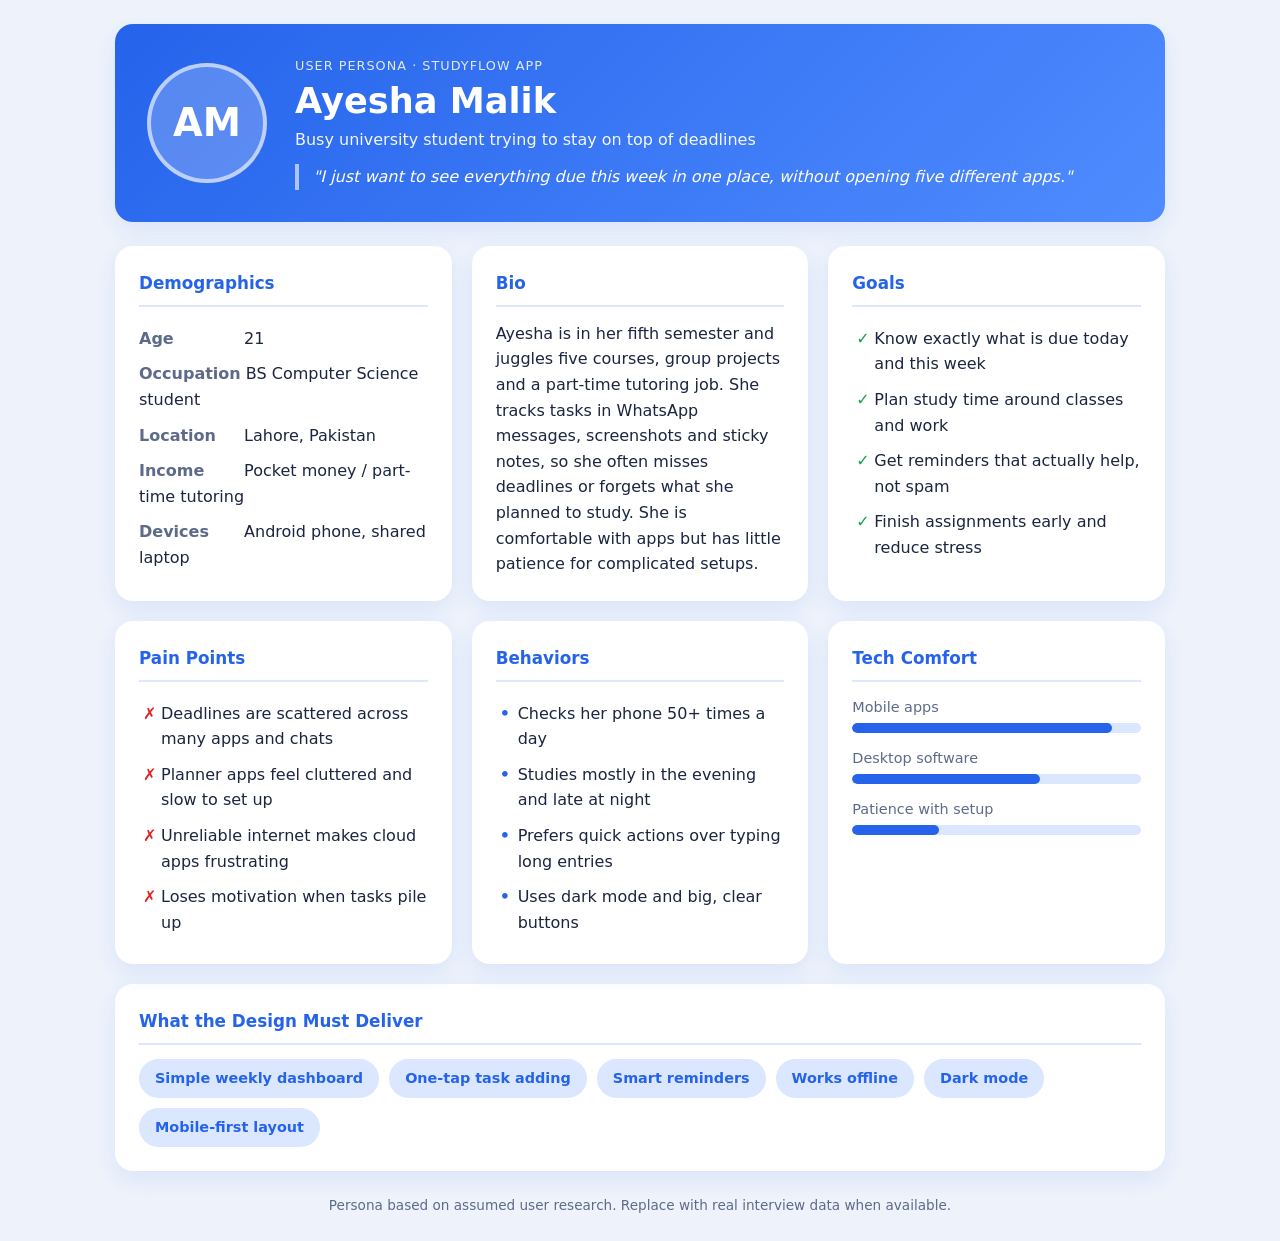
<file: index.html>
<!DOCTYPE html>
<html lang="en">
<head>
  <meta charset="UTF-8">
  <meta name="viewport" content="width=device-width, initial-scale=1.0">
  <title>User Persona - Ayesha Malik</title>
  <link rel="stylesheet" href="style.css">
</head>
<body>
  <main class="persona">

    <header class="hero">
      <div class="avatar" aria-hidden="true">AM</div>
      <div class="hero-text">
        <p class="eyebrow">User Persona &middot; StudyFlow App</p>
        <h1>Ayesha Malik</h1>
        <p class="tagline">Busy university student trying to stay on top of deadlines</p>
        <blockquote>"I just want to see everything due this week in one place, without opening five different apps."</blockquote>
      </div>
    </header>

    <section class="grid">

      <article class="card">
        <h2>Demographics</h2>
        <ul class="facts">
          <li><span>Age</span> 21</li>
          <li><span>Occupation</span> BS Computer Science student</li>
          <li><span>Location</span> Lahore, Pakistan</li>
          <li><span>Income</span> Pocket money / part-time tutoring</li>
          <li><span>Devices</span> Android phone, shared laptop</li>
        </ul>
      </article>

      <article class="card">
        <h2>Bio</h2>
        <p>Ayesha is in her fifth semester and juggles five courses, group projects and a part-time tutoring job. She tracks tasks in WhatsApp messages, screenshots and sticky notes, so she often misses deadlines or forgets what she planned to study. She is comfortable with apps but has little patience for complicated setups.</p>
      </article>

      <article class="card">
        <h2>Goals</h2>
        <ul class="list good">
          <li>Know exactly what is due today and this week</li>
          <li>Plan study time around classes and work</li>
          <li>Get reminders that actually help, not spam</li>
          <li>Finish assignments early and reduce stress</li>
        </ul>
      </article>

      <article class="card">
        <h2>Pain Points</h2>
        <ul class="list bad">
          <li>Deadlines are scattered across many apps and chats</li>
          <li>Planner apps feel cluttered and slow to set up</li>
          <li>Unreliable internet makes cloud apps frustrating</li>
          <li>Loses motivation when tasks pile up</li>
        </ul>
      </article>

      <article class="card">
        <h2>Behaviors</h2>
        <ul class="list">
          <li>Checks her phone 50+ times a day</li>
          <li>Studies mostly in the evening and late at night</li>
          <li>Prefers quick actions over typing long entries</li>
          <li>Uses dark mode and big, clear buttons</li>
        </ul>
      </article>

      <article class="card">
        <h2>Tech Comfort</h2>
        <div class="bars">
          <div class="bar"><label>Mobile apps</label><div class="track"><div class="fill" style="width:90%"></div></div></div>
          <div class="bar"><label>Desktop software</label><div class="track"><div class="fill" style="width:65%"></div></div></div>
          <div class="bar"><label>Patience with setup</label><div class="track"><div class="fill" style="width:30%"></div></div></div>
        </div>
      </article>

    </section>

    <section class="card needs">
      <h2>What the Design Must Deliver</h2>
      <div class="chips">
        <span>Simple weekly dashboard</span>
        <span>One-tap task adding</span>
        <span>Smart reminders</span>
        <span>Works offline</span>
        <span>Dark mode</span>
        <span>Mobile-first layout</span>
      </div>
    </section>

    <footer>Persona based on assumed user research. Replace with real interview data when available.</footer>
  </main>
</body>
</html>
</file>
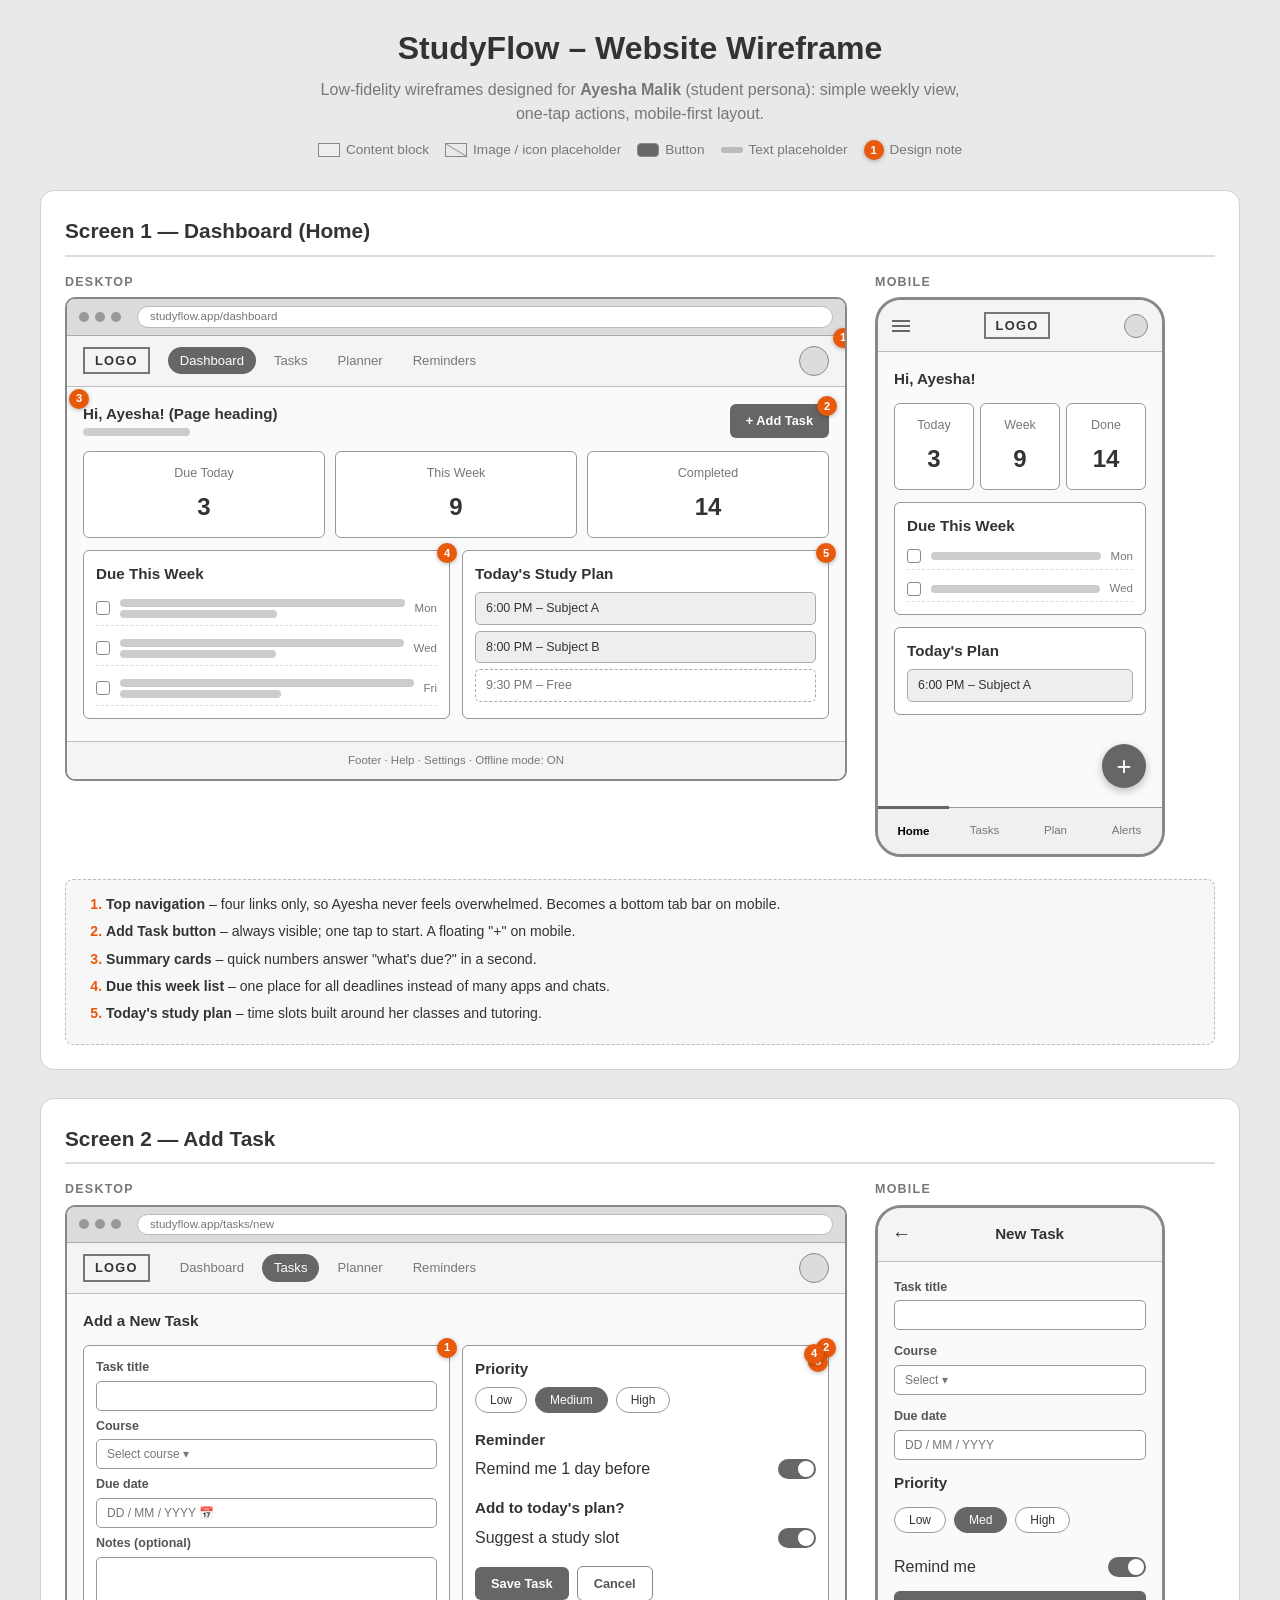
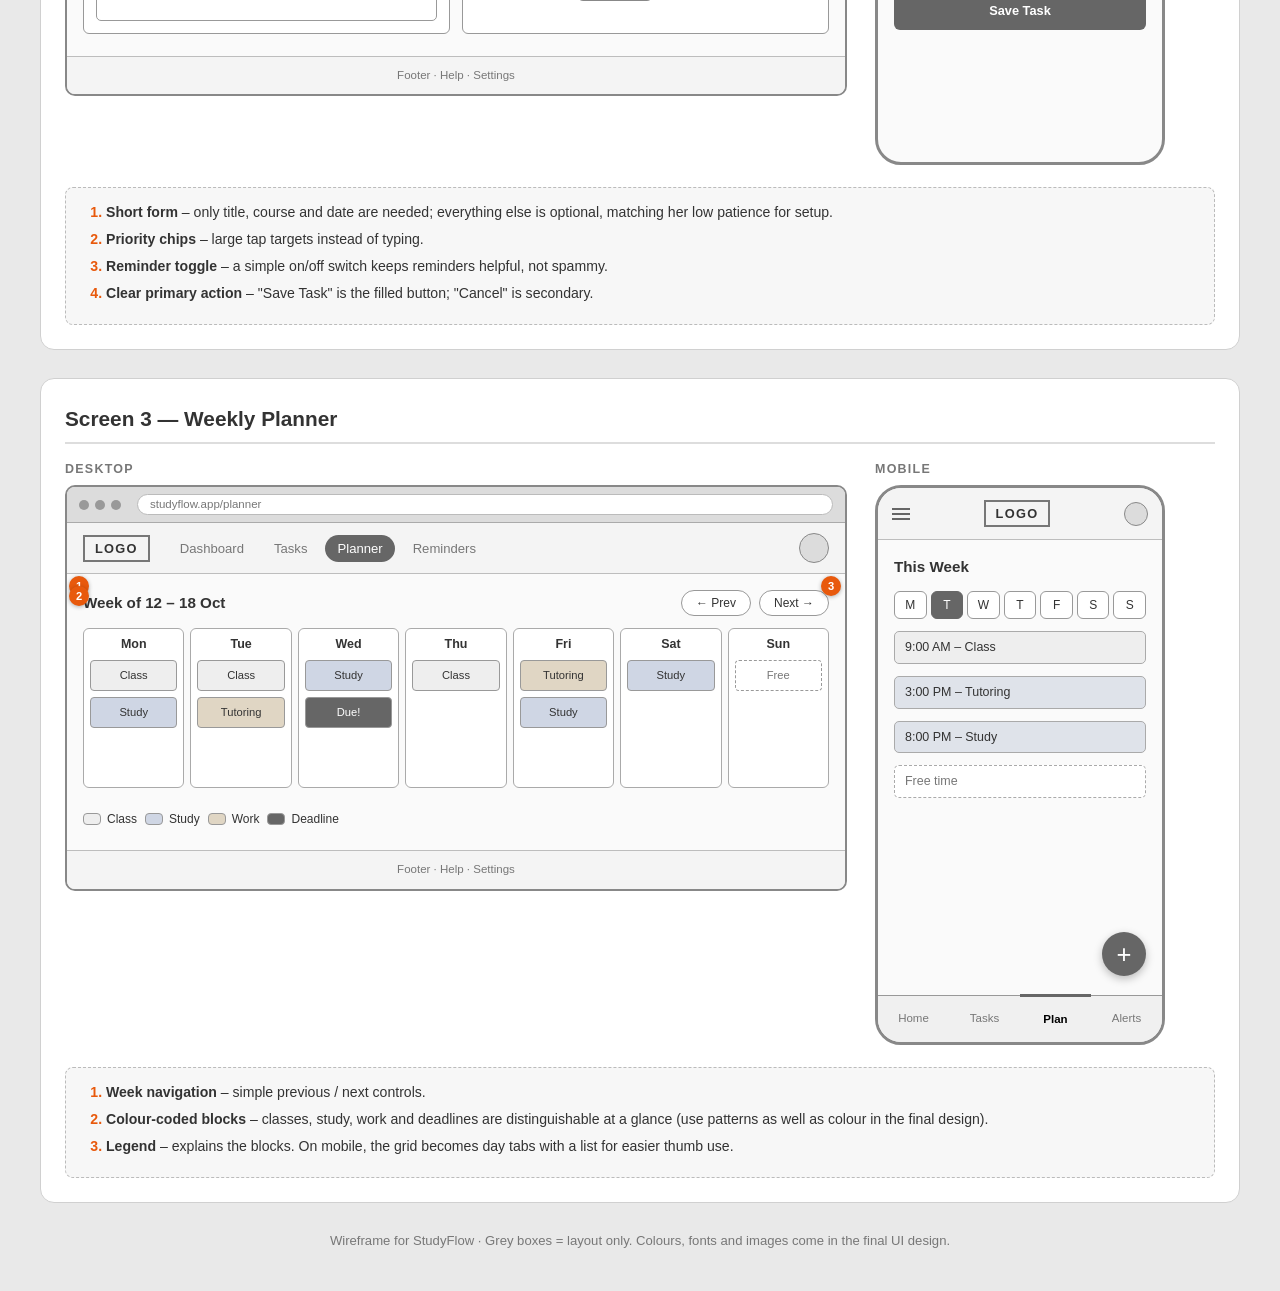
<file: wireframe.html>
<!DOCTYPE html>
<html lang="en">
<head>
  <meta charset="UTF-8">
  <meta name="viewport" content="width=device-width, initial-scale=1.0">
  <title>StudyFlow - Website Wireframe</title>
  <link rel="stylesheet" href="wireframe.css">
</head>
<body>
<main class="wrap">

  <header class="title">
    <h1>StudyFlow &ndash; Website Wireframe</h1>
    <p>Low-fidelity wireframes designed for <b>Ayesha Malik</b> (student persona): simple weekly view, one-tap actions, mobile-first layout.</p>
    <div class="legend">
      <span><i class="k k-box"></i> Content block</span>
      <span><i class="k k-img"></i> Image / icon placeholder</span>
      <span><i class="k k-btn"></i> Button</span>
      <span><i class="k k-line"></i> Text placeholder</span>
      <span><i class="pin">1</i> Design note</span>
    </div>
  </header>

  <!-- ================= SCREEN 1 ================= -->
  <section class="screen">
    <h2>Screen 1 &mdash; Dashboard (Home)</h2>
    <div class="pair">

      <!-- Desktop -->
      <div>
        <p class="label">Desktop</p>
        <div class="frame desktop">
          <div class="browser"><span></span><span></span><span></span><em>studyflow.app/dashboard</em></div>
          <nav class="nav">
            <div class="logo">LOGO</div>
            <ul><li class="on">Dashboard</li><li>Tasks</li><li>Planner</li><li>Reminders</li></ul>
            <div class="avatar"></div>
            <i class="pin p-tr">1</i>
          </nav>
          <div class="content">
            <div class="row between">
              <div><div class="h">Hi, Ayesha! (Page heading)</div><div class="line s"></div></div>
              <div class="btn">+ Add Task <i class="pin p-tr">2</i></div>
            </div>
            <div class="cols3">
              <div class="box stat">Due Today<b>3</b></div>
              <div class="box stat">This Week<b>9</b></div>
              <div class="box stat">Completed<b>14</b></div>
            </div>
            <i class="pin p-l">3</i>
            <div class="cols2">
              <div class="box">
                <div class="h">Due This Week</div>
                <div class="item"><i class="chk"></i><div class="grow"><div class="line"></div><div class="line s"></div></div><small>Mon</small></div>
                <div class="item"><i class="chk"></i><div class="grow"><div class="line"></div><div class="line s"></div></div><small>Wed</small></div>
                <div class="item"><i class="chk"></i><div class="grow"><div class="line"></div><div class="line s"></div></div><small>Fri</small></div>
                <i class="pin p-tr">4</i>
              </div>
              <div class="box">
                <div class="h">Today's Study Plan</div>
                <div class="slot">6:00 PM &ndash; Subject A</div>
                <div class="slot">8:00 PM &ndash; Subject B</div>
                <div class="slot dim">9:30 PM &ndash; Free</div>
                <i class="pin p-tr">5</i>
              </div>
            </div>
          </div>
          <footer class="foot">Footer &middot; Help &middot; Settings &middot; Offline mode: ON</footer>
        </div>
      </div>

      <!-- Mobile -->
      <div>
        <p class="label">Mobile</p>
        <div class="frame mobile">
          <div class="topbar"><div class="burger"><span></span><span></span><span></span></div><div class="logo">LOGO</div><div class="avatar sm"></div></div>
          <div class="content">
            <div class="h">Hi, Ayesha!</div>
            <div class="cols3 tight">
              <div class="box stat">Today<b>3</b></div>
              <div class="box stat">Week<b>9</b></div>
              <div class="box stat">Done<b>14</b></div>
            </div>
            <div class="box">
              <div class="h">Due This Week</div>
              <div class="item"><i class="chk"></i><div class="grow"><div class="line"></div></div><small>Mon</small></div>
              <div class="item"><i class="chk"></i><div class="grow"><div class="line"></div></div><small>Wed</small></div>
            </div>
            <div class="box">
              <div class="h">Today's Plan</div>
              <div class="slot">6:00 PM &ndash; Subject A</div>
            </div>
          </div>
          <div class="fab">+</div>
          <div class="tabbar"><span class="on">Home</span><span>Tasks</span><span>Plan</span><span>Alerts</span></div>
        </div>
      </div>
    </div>

    <ol class="notes">
      <li><b>Top navigation</b> &ndash; four links only, so Ayesha never feels overwhelmed. Becomes a bottom tab bar on mobile.</li>
      <li><b>Add Task button</b> &ndash; always visible; one tap to start. A floating "+" on mobile.</li>
      <li><b>Summary cards</b> &ndash; quick numbers answer "what's due?" in a second.</li>
      <li><b>Due this week list</b> &ndash; one place for all deadlines instead of many apps and chats.</li>
      <li><b>Today's study plan</b> &ndash; time slots built around her classes and tutoring.</li>
    </ol>
  </section>

  <!-- ================= SCREEN 2 ================= -->
  <section class="screen">
    <h2>Screen 2 &mdash; Add Task</h2>
    <div class="pair">

      <div>
        <p class="label">Desktop</p>
        <div class="frame desktop">
          <div class="browser"><span></span><span></span><span></span><em>studyflow.app/tasks/new</em></div>
          <nav class="nav">
            <div class="logo">LOGO</div>
            <ul><li>Dashboard</li><li class="on">Tasks</li><li>Planner</li><li>Reminders</li></ul>
            <div class="avatar"></div>
          </nav>
          <div class="content">
            <div class="h">Add a New Task</div>
            <div class="cols2">
              <div class="box">
                <label class="fld">Task title<div class="input"></div></label>
                <i class="pin p-tr">1</i>
                <label class="fld">Course<div class="input sel">Select course &#9662;</div></label>
                <label class="fld">Due date<div class="input">DD / MM / YYYY &#128197;</div></label>
                <label class="fld">Notes (optional)<div class="input tall"></div></label>
              </div>
              <div class="box">
                <div class="h">Priority</div>
                <div class="row gap"><span class="chip">Low</span><span class="chip on">Medium</span><span class="chip">High</span></div>
                <i class="pin p-tr">2</i>
                <div class="h mt">Reminder</div>
                <div class="row between"><span>Remind me 1 day before</span><span class="toggle"><b></b></span></div>
                <i class="pin p-r2">3</i>
                <div class="h mt">Add to today's plan?</div>
                <div class="row between"><span>Suggest a study slot</span><span class="toggle"><b></b></span></div>
                <div class="row gap mt"><div class="btn">Save Task</div><div class="btn ghost">Cancel</div></div>
                <i class="pin p-r3">4</i>
              </div>
            </div>
          </div>
          <footer class="foot">Footer &middot; Help &middot; Settings</footer>
        </div>
      </div>

      <div>
        <p class="label">Mobile</p>
        <div class="frame mobile">
          <div class="topbar"><div class="back">&larr;</div><div class="h">New Task</div><span></span></div>
          <div class="content">
            <label class="fld">Task title<div class="input"></div></label>
            <label class="fld">Course<div class="input sel">Select &#9662;</div></label>
            <label class="fld">Due date<div class="input">DD / MM / YYYY</div></label>
            <div class="h">Priority</div>
            <div class="row gap"><span class="chip">Low</span><span class="chip on">Med</span><span class="chip">High</span></div>
            <div class="row between mt"><span>Remind me</span><span class="toggle"><b></b></span></div>
            <div class="btn full">Save Task</div>
          </div>
        </div>
      </div>
    </div>

    <ol class="notes">
      <li><b>Short form</b> &ndash; only title, course and date are needed; everything else is optional, matching her low patience for setup.</li>
      <li><b>Priority chips</b> &ndash; large tap targets instead of typing.</li>
      <li><b>Reminder toggle</b> &ndash; a simple on/off switch keeps reminders helpful, not spammy.</li>
      <li><b>Clear primary action</b> &ndash; "Save Task" is the filled button; "Cancel" is secondary.</li>
    </ol>
  </section>

  <!-- ================= SCREEN 3 ================= -->
  <section class="screen">
    <h2>Screen 3 &mdash; Weekly Planner</h2>
    <div class="pair">

      <div>
        <p class="label">Desktop</p>
        <div class="frame desktop">
          <div class="browser"><span></span><span></span><span></span><em>studyflow.app/planner</em></div>
          <nav class="nav">
            <div class="logo">LOGO</div>
            <ul><li>Dashboard</li><li>Tasks</li><li class="on">Planner</li><li>Reminders</li></ul>
            <div class="avatar"></div>
          </nav>
          <div class="content">
            <div class="row between">
              <div class="h">Week of 12 &ndash; 18 Oct</div>
              <div class="row gap"><span class="chip">&larr; Prev</span><span class="chip">Next &rarr;</span></div>
            </div>
            <i class="pin p-l">1</i>
            <div class="week">
              <div class="day"><b>Mon</b><div class="blk">Class</div><div class="blk study">Study</div></div>
              <div class="day"><b>Tue</b><div class="blk">Class</div><div class="blk work">Tutoring</div></div>
              <div class="day"><b>Wed</b><div class="blk study">Study</div><div class="blk due">Due!</div></div>
              <div class="day"><b>Thu</b><div class="blk">Class</div></div>
              <div class="day"><b>Fri</b><div class="blk work">Tutoring</div><div class="blk study">Study</div></div>
              <div class="day"><b>Sat</b><div class="blk study">Study</div></div>
              <div class="day"><b>Sun</b><div class="blk free">Free</div></div>
            </div>
            <i class="pin p-l2">2</i>
            <div class="row gap mt">
              <span class="key"><i class="blk"></i>Class</span>
              <span class="key"><i class="blk study"></i>Study</span>
              <span class="key"><i class="blk work"></i>Work</span>
              <span class="key"><i class="blk due"></i>Deadline</span>
            </div>
            <i class="pin p-r3">3</i>
          </div>
          <footer class="foot">Footer &middot; Help &middot; Settings</footer>
        </div>
      </div>

      <div>
        <p class="label">Mobile</p>
        <div class="frame mobile">
          <div class="topbar"><div class="burger"><span></span><span></span><span></span></div><div class="logo">LOGO</div><div class="avatar sm"></div></div>
          <div class="content">
            <div class="h">This Week</div>
            <div class="daytabs"><span>M</span><span class="on">T</span><span>W</span><span>T</span><span>F</span><span>S</span><span>S</span></div>
            <div class="slot">9:00 AM &ndash; Class</div>
            <div class="slot study">3:00 PM &ndash; Tutoring</div>
            <div class="slot study">8:00 PM &ndash; Study</div>
            <div class="slot dim">Free time</div>
          </div>
          <div class="fab">+</div>
          <div class="tabbar"><span>Home</span><span>Tasks</span><span class="on">Plan</span><span>Alerts</span></div>
        </div>
      </div>
    </div>

    <ol class="notes">
      <li><b>Week navigation</b> &ndash; simple previous / next controls.</li>
      <li><b>Colour-coded blocks</b> &ndash; classes, study, work and deadlines are distinguishable at a glance (use patterns as well as colour in the final design).</li>
      <li><b>Legend</b> &ndash; explains the blocks. On mobile, the grid becomes day tabs with a list for easier thumb use.</li>
    </ol>
  </section>

  <footer class="end">Wireframe for StudyFlow &middot; Grey boxes = layout only. Colours, fonts and images come in the final UI design.</footer>
</main>
</body>
</html>
</file>
<file: style.css>
:root {
  --bg: #eef3fb;
  --card: #ffffff;
  --text: #1c2540;
  --muted: #5d6a8a;
  --primary: #2563eb;
  --primary-soft: #dbe7ff;
  --good: #16a34a;
  --bad: #dc2626;
  --radius: 18px;
  --shadow: 0 8px 24px rgba(37, 99, 235, 0.10);
}

* { box-sizing: border-box; margin: 0; padding: 0; }

body {
  font-family: "Inter", "Segoe UI", system-ui, sans-serif;
  background: var(--bg);
  color: var(--text);
  line-height: 1.6;
  padding: 24px 16px;
}

.persona { max-width: 1050px; margin: 0 auto; }

/* Hero */
.hero {
  display: flex;
  gap: 28px;
  align-items: center;
  background: linear-gradient(135deg, #2563eb, #4f8cff);
  color: #fff;
  padding: 32px;
  border-radius: var(--radius);
  box-shadow: var(--shadow);
  margin-bottom: 24px;
}

.avatar {
  flex-shrink: 0;
  width: 120px;
  height: 120px;
  border-radius: 50%;
  background: rgba(255, 255, 255, 0.22);
  border: 4px solid rgba(255, 255, 255, 0.6);
  display: grid;
  place-items: center;
  font-size: 2.4rem;
  font-weight: 700;
}

.eyebrow {
  font-size: 0.8rem;
  letter-spacing: 0.08em;
  text-transform: uppercase;
  opacity: 0.85;
}

.hero h1 { font-size: 2.2rem; line-height: 1.2; margin: 4px 0; }
.tagline { opacity: 0.95; margin-bottom: 12px; }

blockquote {
  font-style: italic;
  border-left: 4px solid rgba(255, 255, 255, 0.6);
  padding-left: 14px;
}

/* Cards */
.grid {
  display: grid;
  grid-template-columns: repeat(auto-fit, minmax(290px, 1fr));
  gap: 20px;
  margin-bottom: 20px;
}

.card {
  background: var(--card);
  padding: 24px;
  border-radius: var(--radius);
  box-shadow: var(--shadow);
  transition: transform 0.2s ease;
}

.card:hover { transform: translateY(-3px); }

.card h2 {
  font-size: 1.05rem;
  color: var(--primary);
  margin-bottom: 14px;
  padding-bottom: 8px;
  border-bottom: 2px solid var(--primary-soft);
}

.facts { list-style: none; }
.facts li { padding: 5px 0; }
.facts span { font-weight: 600; display: inline-block; min-width: 100px; color: var(--muted); }

.list { padding-left: 0; list-style: none; }
.list li { position: relative; padding: 5px 0 5px 22px; }
.list li::before { content: "\2022"; position: absolute; left: 4px; color: var(--primary); font-weight: bold; }
.list.good li::before { content: "\2713"; color: var(--good); }
.list.bad li::before { content: "\2717"; color: var(--bad); }

/* Skill bars */
.bar { margin-bottom: 14px; }
.bar label { font-size: 0.9rem; color: var(--muted); display: block; margin-bottom: 4px; }
.track { background: var(--primary-soft); height: 10px; border-radius: 99px; overflow: hidden; }
.fill { height: 100%; background: var(--primary); border-radius: 99px; }

/* Needs */
.chips { display: flex; flex-wrap: wrap; gap: 10px; }
.chips span {
  background: var(--primary-soft);
  color: var(--primary);
  padding: 8px 16px;
  border-radius: 99px;
  font-weight: 600;
  font-size: 0.9rem;
}

footer {
  text-align: center;
  color: var(--muted);
  font-size: 0.85rem;
  margin-top: 24px;
}

/* Responsive */
@media (max-width: 640px) {
  .hero { flex-direction: column; text-align: center; padding: 24px; }
  blockquote { border-left: none; padding-left: 0; }
  .hero h1 { font-size: 1.8rem; }
}
</file>
<file: wireframe.css>
:root {
  --ink: #333;
  --mid: #777;
  --line: #bdbdbd;
  --fill: #eeeeee;
  --fill2: #dcdcdc;
  --paper: #fafafa;
  --pin: #e8590c;
}

* { box-sizing: border-box; margin: 0; padding: 0; }

body {
  font-family: "Segoe UI", Arial, sans-serif;
  background: #e9e9e9;
  color: var(--ink);
  line-height: 1.5;
  padding: 24px 14px 40px;
}

.wrap { max-width: 1200px; margin: 0 auto; }

/* ---------- Title ---------- */
.title { text-align: center; margin-bottom: 30px; }
.title h1 { font-size: 2rem; }
.title p { color: var(--mid); margin: 6px auto 14px; max-width: 640px; }

.legend { display: flex; flex-wrap: wrap; gap: 16px; justify-content: center; font-size: 0.85rem; color: var(--mid); }
.legend span { display: inline-flex; align-items: center; gap: 6px; }
.k { display: inline-block; width: 22px; height: 14px; border: 1.5px solid #888; background: var(--fill); }
.k-img { background: linear-gradient(to top right, transparent calc(50% - 1px), #999, transparent calc(50% + 1px)); }
.k-btn { background: #666; border-radius: 4px; }
.k-line { height: 6px; border: none; background: #bbb; border-radius: 3px; }

/* ---------- Screen section ---------- */
.screen {
  background: #fff;
  border: 1px solid #d0d0d0;
  border-radius: 14px;
  padding: 24px;
  margin-bottom: 28px;
}
.screen h2 { font-size: 1.3rem; margin-bottom: 16px; padding-bottom: 8px; border-bottom: 2px solid #ddd; }

.pair { display: grid; grid-template-columns: 2.3fr 1fr; gap: 28px; align-items: start; }
.label { font-size: 0.78rem; text-transform: uppercase; letter-spacing: 0.1em; color: var(--mid); margin-bottom: 6px; font-weight: 600; }

/* ---------- Frames ---------- */
.frame {
  position: relative;
  background: var(--paper);
  border: 2px solid #888;
  border-radius: 10px;
  overflow: hidden;
}
.frame.mobile { max-width: 290px; min-height: 560px; border-radius: 26px; border-width: 3px; padding-bottom: 54px; }

.browser { display: flex; align-items: center; gap: 6px; background: var(--fill2); padding: 7px 12px; border-bottom: 1.5px solid #aaa; }
.browser span { width: 10px; height: 10px; border-radius: 50%; background: #999; }
.browser em { margin-left: 10px; flex: 1; background: #fff; border: 1px solid #bbb; border-radius: 12px; padding: 1px 12px; font-size: 0.72rem; color: var(--mid); font-style: normal; }

/* ---------- Nav ---------- */
.nav { position: relative; display: flex; align-items: center; gap: 18px; padding: 10px 16px; border-bottom: 1.5px solid var(--line); background: #f4f4f4; }
.nav ul { display: flex; gap: 6px; list-style: none; flex: 1; }
.nav li { padding: 4px 12px; font-size: 0.82rem; color: var(--mid); border-radius: 14px; }
.nav li.on { background: #666; color: #fff; }

.logo { font-weight: 800; letter-spacing: 0.1em; border: 2px solid #777; padding: 2px 10px; font-size: 0.8rem; }
.avatar { width: 30px; height: 30px; border-radius: 50%; background: var(--fill2); border: 1.5px solid #888; }
.avatar.sm { width: 24px; height: 24px; }

.topbar { position: relative; display: flex; justify-content: space-between; align-items: center; padding: 12px 14px; border-bottom: 1.5px solid var(--line); background: #f4f4f4; }
.burger span { display: block; width: 18px; height: 2px; background: #666; margin: 3px 0; }
.back { font-size: 1.2rem; }

/* ---------- Content ---------- */
.content { position: relative; padding: 16px; display: flex; flex-direction: column; gap: 12px; }
.h { font-weight: 700; font-size: 0.95rem; }
.h.mt, .mt { margin-top: 10px; }

.row { display: flex; align-items: center; }
.row.between { justify-content: space-between; }
.row.gap { gap: 8px; flex-wrap: wrap; }
.grow { flex: 1; }

.cols3 { display: grid; grid-template-columns: repeat(3, 1fr); gap: 10px; }
.cols3.tight { gap: 6px; }
.cols2 { display: grid; grid-template-columns: 1fr 1fr; gap: 12px; }

.box { position: relative; border: 1.5px solid #999; background: #fff; border-radius: 6px; padding: 12px; display: flex; flex-direction: column; gap: 6px; }
.stat { text-align: center; font-size: 0.78rem; color: var(--mid); }
.stat b { display: block; font-size: 1.5rem; color: var(--ink); }

.line { height: 8px; border-radius: 4px; background: #ccc; margin: 3px 0; }
.line.s { width: 55%; }

.item { display: flex; align-items: center; gap: 10px; padding: 4px 0; border-bottom: 1px dashed #ddd; }
.item small { color: var(--mid); font-size: 0.72rem; }
.chk { width: 14px; height: 14px; border: 1.5px solid #888; border-radius: 3px; flex-shrink: 0; }

.slot { border: 1.5px solid #aaa; background: var(--fill); border-radius: 5px; padding: 6px 10px; font-size: 0.78rem; }
.slot.study { background: #dfe3ea; }
.slot.dim { border-style: dashed; color: var(--mid); background: #fff; }

.btn { background: #666; color: #fff; border-radius: 6px; padding: 7px 16px; font-size: 0.8rem; font-weight: 600; position: relative; text-align: center; }
.btn.ghost { background: #fff; color: #555; border: 1.5px solid #888; }
.btn.full { width: 100%; padding: 10px; }

.foot { margin-top: 6px; padding: 10px; text-align: center; font-size: 0.72rem; color: var(--mid); border-top: 1.5px solid var(--line); background: #f4f4f4; }

/* ---------- Forms ---------- */
.fld { display: flex; flex-direction: column; gap: 4px; font-size: 0.78rem; font-weight: 600; color: #555; }
.input { height: 30px; border: 1.5px solid #999; background: #fff; border-radius: 5px; padding: 5px 10px; font-weight: 400; font-size: 0.75rem; color: var(--mid); }
.input.tall { height: 64px; }
.chip { border: 1.5px solid #999; border-radius: 14px; padding: 3px 14px; font-size: 0.75rem; background: #fff; }
.chip.on { background: #666; color: #fff; border-color: #666; }
.toggle { width: 38px; height: 20px; border-radius: 10px; background: #666; position: relative; flex-shrink: 0; }
.toggle b { position: absolute; right: 2px; top: 2px; width: 16px; height: 16px; border-radius: 50%; background: #fff; }

/* ---------- Weekly planner ---------- */
.week { display: grid; grid-template-columns: repeat(7, 1fr); gap: 6px; }
.day { border: 1.5px solid #aaa; background: #fff; border-radius: 6px; padding: 6px; min-height: 160px; display: flex; flex-direction: column; gap: 6px; }
.day b { font-size: 0.78rem; text-align: center; }
.blk { border: 1.5px solid #999; background: var(--fill); border-radius: 4px; padding: 6px 4px; font-size: 0.7rem; text-align: center; }
.blk.study { background: #cfd6e4; }
.blk.work { background: #e0d6c4; }
.blk.due { background: #666; color: #fff; }
.blk.free { background: #fff; border-style: dashed; color: var(--mid); }
.key { display: inline-flex; align-items: center; gap: 6px; font-size: 0.75rem; }
.key .blk { width: 18px; height: 12px; padding: 0; display: inline-block; }

.daytabs { display: flex; gap: 4px; }
.daytabs span { flex: 1; text-align: center; border: 1.5px solid #999; border-radius: 6px; padding: 4px 0; font-size: 0.75rem; background: #fff; }
.daytabs span.on { background: #666; color: #fff; border-color: #666; }

/* ---------- Mobile extras ---------- */
.fab { position: absolute; right: 16px; bottom: 66px; width: 44px; height: 44px; border-radius: 50%; background: #666; color: #fff; display: grid; place-items: center; font-size: 1.6rem; box-shadow: 0 3px 8px rgba(0,0,0,0.25); }
.tabbar { position: absolute; left: 0; right: 0; bottom: 0; display: flex; border-top: 1.5px solid #999; background: #f0f0f0; }
.tabbar span { flex: 1; text-align: center; padding: 14px 0; font-size: 0.72rem; color: var(--mid); }
.tabbar span.on { color: #000; font-weight: 700; border-top: 3px solid #666; margin-top: -2px; }

/* ---------- Design note pins ---------- */
.pin { position: absolute; width: 20px; height: 20px; border-radius: 50%; background: var(--pin); color: #fff; font-style: normal; font-size: 0.7rem; font-weight: 700; display: inline-grid; place-items: center; box-shadow: 0 1px 4px rgba(0,0,0,0.3); z-index: 2; }
.legend .pin { position: static; }
.p-tr { top: -8px; right: -8px; }
.p-l { left: 2px; margin-top: -14px; }
.p-l2 { left: 2px; margin-top: -4px; }
.p-r2 { right: 0; margin-top: -6px; }
.p-r3 { right: 4px; margin-top: -14px; }

/* ---------- Notes ---------- */
.notes { margin: 22px 0 0 0; padding: 14px 18px 14px 40px; background: #f7f7f7; border: 1px dashed #bbb; border-radius: 8px; font-size: 0.88rem; }
.notes li { margin-bottom: 6px; }
.notes li::marker { color: var(--pin); font-weight: 700; }

.end { text-align: center; color: var(--mid); font-size: 0.82rem; }

/* ---------- Responsive ---------- */
@media (max-width: 860px) {
  .pair { grid-template-columns: 1fr; }
  .frame.mobile { margin: 0 auto; }
  .cols2 { grid-template-columns: 1fr; }
  .week { grid-template-columns: repeat(4, 1fr); }
  .nav ul { display: none; }
  .nav { justify-content: space-between; }
}
</file>
